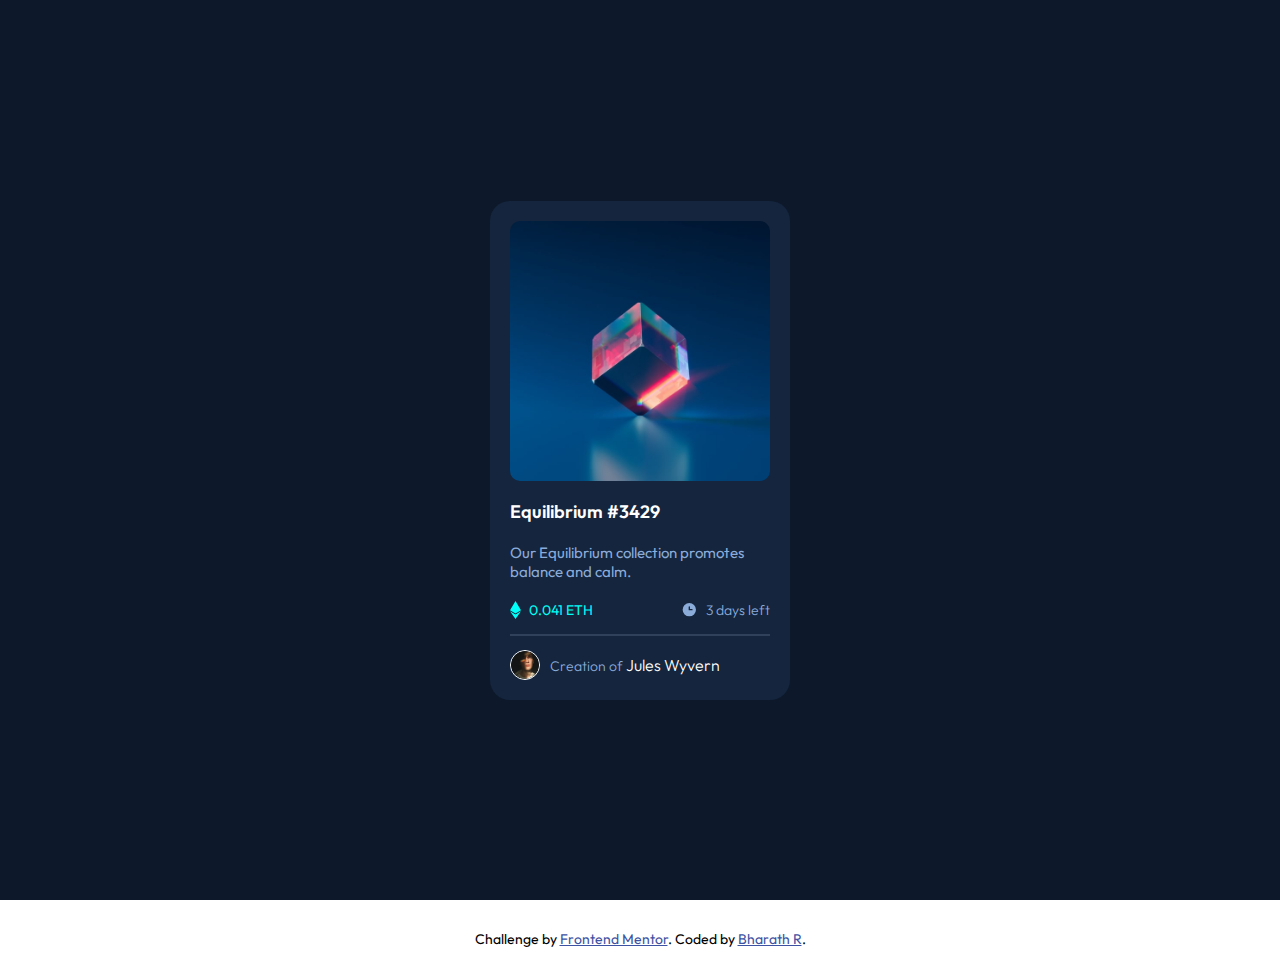
<file: nft-preview-card-component-main/index.html>
<!DOCTYPE html>
<html lang="en">
<head>
  <meta charset="UTF-8">
  <meta name="viewport" content="width=device-width, initial-scale=1.0"> <!-- displays site properly based on user's device -->

  <link rel="icon" type="image/png" sizes="32x32" href="./images/favicon-32x32.png">
  
  <title>Frontend Mentor | NFT preview card component</title>

  <link rel="stylesheet" href="./style.css">
</head>
<body>
 <main class="container">
  <section class="card">
    <div class="img-icon-container">
      <img src="./images/image-equilibrium.jpg" alt="Equilibrium">
      <div class="icon">
        <div class='img-bg'></div>
        <svg width="48" height="48" xmlns="http://www.w3.org/2000/svg"><g fill="none" fill-rule="evenodd"><path d="M0 0h48v48H0z"/><path d="M24 9C14 9 5.46 15.22 2 24c3.46 8.78 12 15 22 15 10.01 0 18.54-6.22 22-15-3.46-8.78-11.99-15-22-15Zm0 25c-5.52 0-10-4.48-10-10s4.48-10 10-10 10 4.48 10 10-4.48 10-10 10Zm0-16c-3.31 0-6 2.69-6 6s2.69 6 6 6 6-2.69 6-6-2.69-6-6-6Z" fill="#FFF" fill-rule="nonzero"/></g></svg></div>
    </div>
    <h1> Equilibrium #3429 </h1>
    <p>Our Equilibrium collection promotes balance and calm.</p>
    <div class="eth-clk-container">
      <div class="eth">
        <svg width="11" height="18" xmlns="http://www.w3.org/2000/svg"><path d="M11 10.216 5.5 18 0 10.216l5.5 3.263 5.5-3.262ZM5.5 0l5.496 9.169L5.5 12.43 0 9.17 5.5 0Z" fill="#00FFF8"/></svg>
        <p>0.041 ETH</p>
      </div>
      <div class="clk">
        <svg width="17" height="17" xmlns="http://www.w3.org/2000/svg"><path d="M8.305 2.007a6.667 6.667 0 1 0 0 13.334 6.667 6.667 0 0 0 0-13.334Zm2.667 7.334H8.305a.667.667 0 0 1-.667-.667V6.007a.667.667 0 0 1 1.334 0v2h2a.667.667 0 0 1 0 1.334Z" fill="#8BACD9"/></svg>
        <p>3 days left</p>
      </div>
    </div>
    <hr>
    <div class="avatar-container">
      <img src="./images/image-avatar.png" alt="avatar">
      <p>Creation of <a href="#">Jules Wyvern</a></p>
    </div>
  </section>
 </main>
  
  <div class="attribution">
    Challenge by <a href="https://www.frontendmentor.io?ref=challenge" target="_blank">Frontend Mentor</a>. 
    Coded by <a href="#">Bharath R</a>.
  </div>
</body>
</html>
</file>
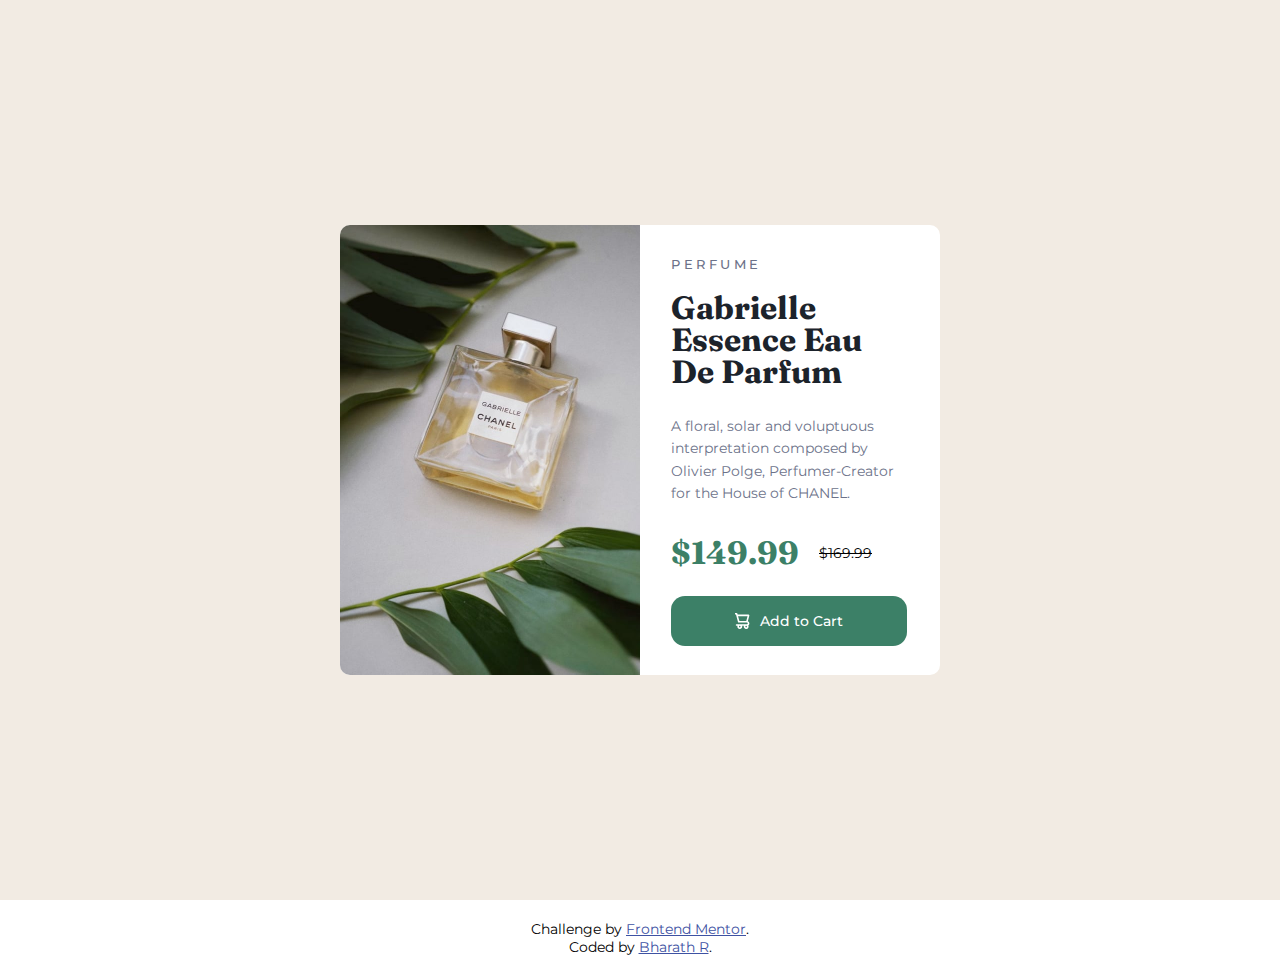
<file: product-preview-card-component-main/index.html>
<!DOCTYPE html>
<html lang="en">
<head>
  <meta charset="UTF-8">
  <meta name="viewport" content="width=device-width, initial-scale=1.0"> <!-- displays site properly based on user's device -->

  <link rel="icon" type="image/png" sizes="32x32" href="./images/favicon-32x32.png">
  
  <title>Frontend Mentor | Product preview card component</title>

  <link rel="stylesheet" href="./styles.css">
</head>
<body>
  <main class="container">
    <section class="image-details-container">
      <article class="image">
        <img  class="img1" src="./images/image-product-desktop.jpg" alt="">
        <img src="./images/image-product-mobile.jpg" alt="" class="img2">
      </article>

      <article class="details">
        
        <p class="product-title">Perfume</p>
        <h1>Gabrielle Essence Eau De Parfum</h1>
        <p class="product-description"> A floral, solar and voluptuous interpretation composed by Olivier Polge, 
          Perfumer-Creator for the House of CHANEL.</p>

        <p><span>$149.99</span> &nbsp;&nbsp;&nbsp;&nbsp;<sup><s>$169.99</s></sup></p>   
        <button class="btn"> 
          <svg width="15" height="16" xmlns="http://www.w3.org/2000/svg"><path d="M14.383 10.388a2.397 2.397 0 0 0-1.518-2.222l1.494-5.593a.8.8 0 0 0-.144-.695.8.8 0 0 0-.631-.28H2.637L2.373.591A.8.8 0 0 0 1.598 0H0v1.598h.983l1.982 7.4a.8.8 0 0 0 .799.59h8.222a.8.8 0 0 1 0 1.599H1.598a.8.8 0 1 0 0 1.598h.943a2.397 2.397 0 1 0 4.507 0h1.885a2.397 2.397 0 1 0 4.331-.376 2.397 2.397 0 0 0 1.12-2.021ZM11.26 7.99H4.395L3.068 3.196h9.477L11.26 7.991Zm-6.465 6.392a.8.8 0 1 1 0-1.598.8.8 0 0 1 0 1.598Zm6.393 0a.8.8 0 1 1 0-1.598.8.8 0 0 1 0 1.598Z" fill="#FFF"/></svg>
          <p>Add to Cart</p>
        </button>
      </article>
    </section>

  </main>

  <div class="attribution">
    <p>Challenge by <a href="https://www.frontendmentor.io?ref=challenge" target="_blank">Frontend Mentor</a>.</p>
    <p>Coded by <a href="https://www.frontendmentor.io/profile/bScripter">Bharath R</a>.</p>
  </div>
</body>
</html>
</file>
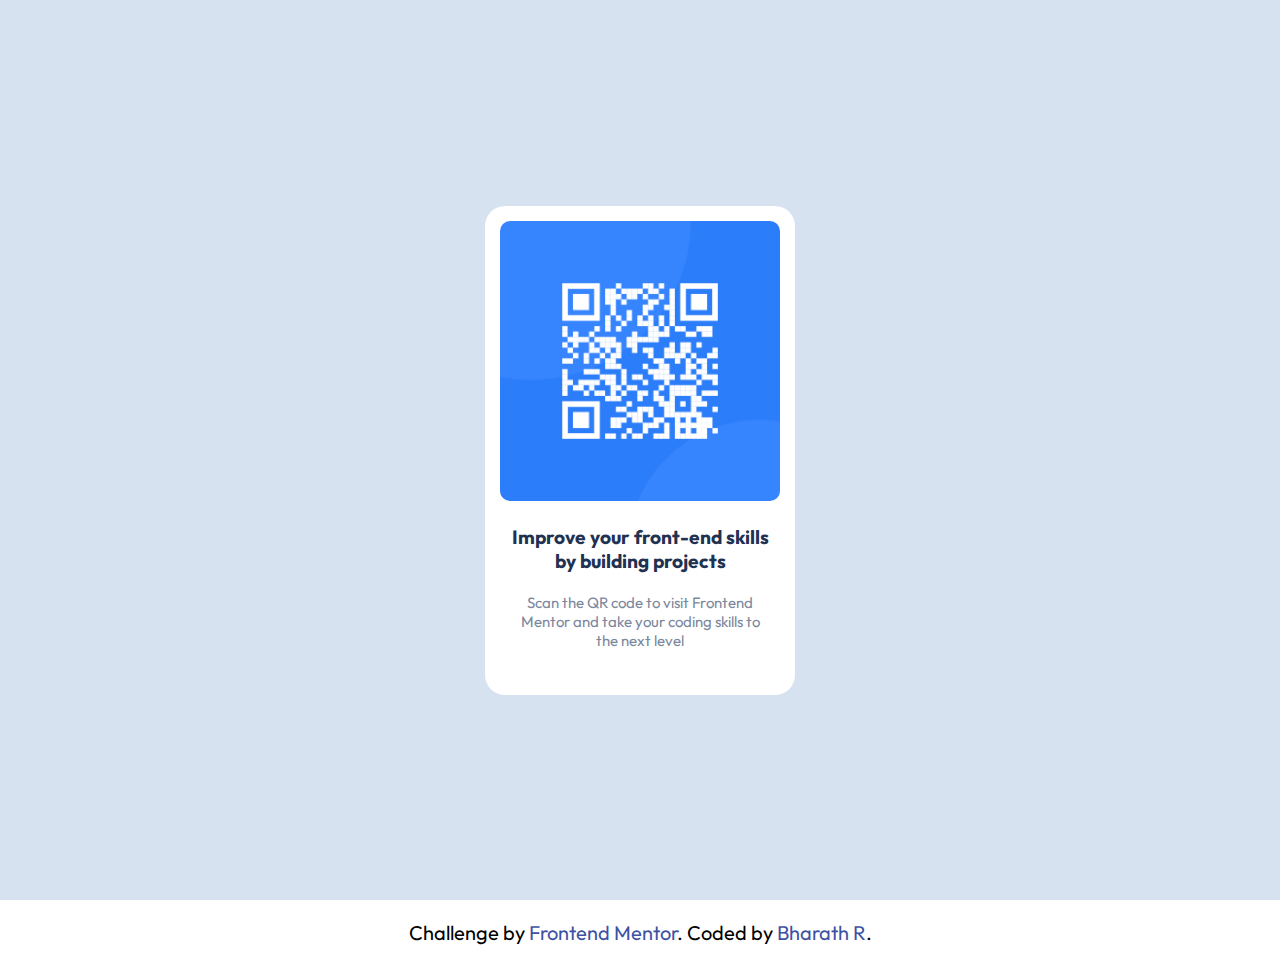
<file: qr-code-component-main/index.html>
<!DOCTYPE html>
<html lang="en">
<head>
  <meta charset="UTF-8">
  <meta name="viewport" content="width=device-width, initial-scale=1.0"> <!-- displays site properly based on user's device -->

  <link rel="icon" type="image/png" sizes="32x32" href="./images/favicon-32x32.png">
  
  <title>Frontend Mentor | QR code component challenge</title>
  <!-- Feel free to remove these styles or customise in your own stylesheet 👍 -->

  <link rel="stylesheet" href="./styles.css">
</head>
<body>
  <div class="container">
    <div class="qr-container">
      <img src="./images/image-qr-code.png" alt="qr code">

      <h1>Improve your front-end skills by building projects</h1>

      <p>Scan the QR code to visit Frontend Mentor and take your coding skills to the next level</p>
  
    </div>
  </div>
  <div class="attribution">
    Challenge by <a href="https://www.frontendmentor.io?ref=challenge" target="_blank">Frontend Mentor</a>. 
    Coded by <a href="#">Bharath R</a>.
  </div>
</body>
</html>
</file>
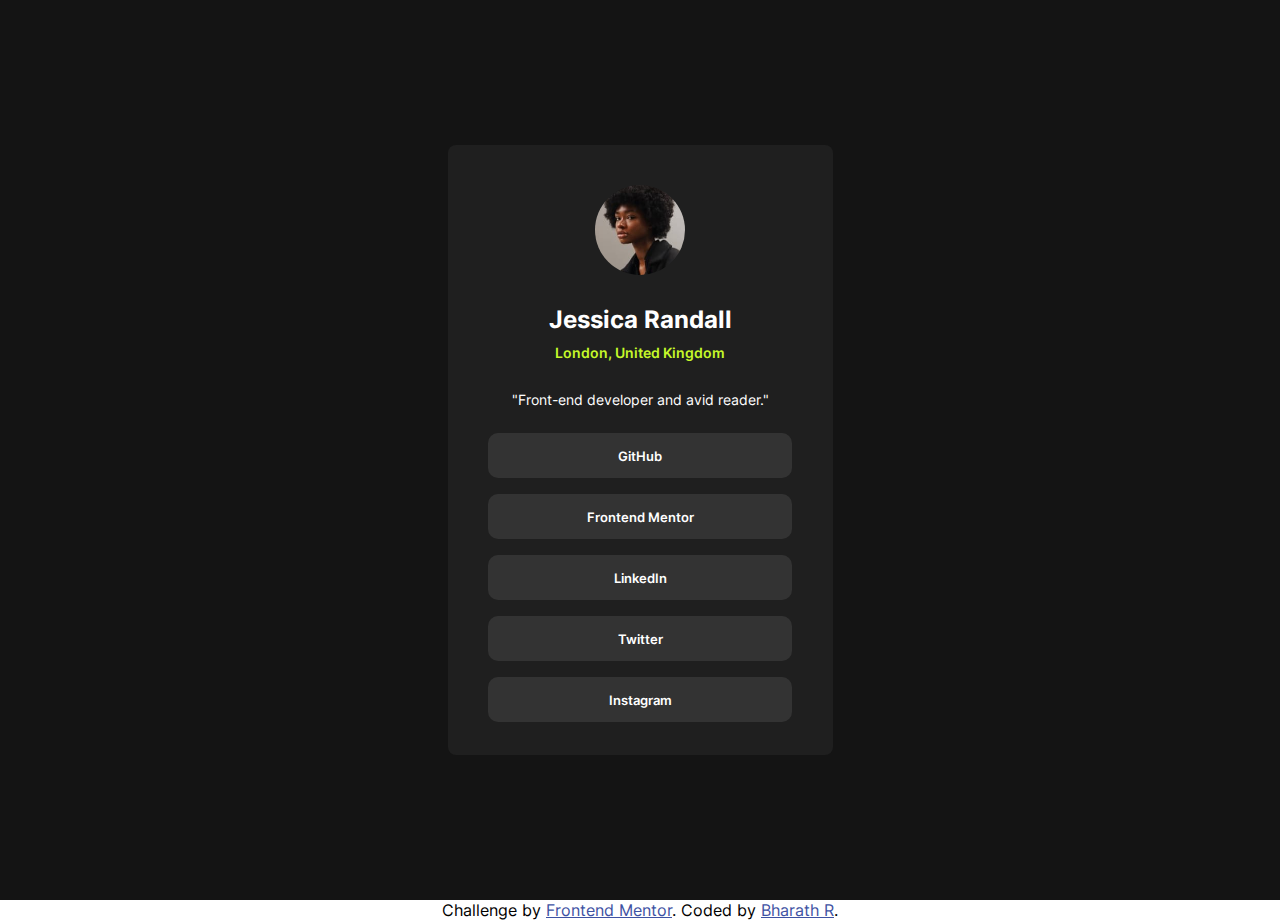
<file: social-links-profile-main/index.html>
<!DOCTYPE html>
<html lang="en">
<head>
  <meta charset="UTF-8">
  <meta name="viewport" content="width=device-width, initial-scale=1.0"> 
  <meta name="author" content="Bharath R">
  <meta name="description" content="A challenge on frontendmentor">

  <link rel="icon" type="image/png" sizes="32x32" href="./assets/images/favicon-32x32.png">
  
  <title>Frontend Mentor | Social links profile</title>

  <link rel="stylesheet" href="./styles.css">
</head>
<body>

  <main class="container">
    <section class="social-links-container">
      <img src="./assets/images/avatar-jessica.jpeg" alt="An image of Jessica Randall" />
      <h1>Jessica Randall</h1>
      <p> London, United Kingdom</p>
      <p>"Front-end developer and avid reader."</p>
      <button class="btn">GitHub</button>
      <button class="btn">Frontend Mentor</button>
      <button class="btn">LinkedIn</button>
      <button class="btn">Twitter</button>
      <button class="btn">Instagram</button>
    </section>
  </main>
  

  
  <div class="attribution">
    <p> Challenge by <a href="https://www.frontendmentor.io?ref=challenge" target="_blank">Frontend Mentor</a>. 
    Coded by <a href="https://www.frontendmentor.io/profile/bScripter">Bharath R</a>.</p>
  </div>
</body>
</html>
</file>
<file: nft-preview-card-component-main/style.css>
@import url('https://fonts.googleapis.com/css2?family=Outfit:wght@100..900&display=swap');

:root{
    --white: hsl(0, 0%, 100%);
    --very-dark-blue: hsl(217, 54%, 11%);
    --dark-blue:hsl(216, 50%, 16%);
    --soft-blue:hsl(215, 51%, 70%);
    --cyan:hsl(178, 100%, 50%);
}

*{
    margin: 0;
    padding:0;
    font-family: "outfit",serif;
    box-sizing: border-box;
}

.container{
    display:flex;
    align-items:center;
    justify-content:center;
    min-height:100vh;
    background-color:var(--very-dark-blue);
}

.card img{
    height:260px;
    border-radius:10px;
}

.card{
    width:300px;
    background-color: var(--dark-blue);
    border-radius: 20px;
    padding: 20px;
}

.img-icon-container{
    position:relative;
}

.icon{
    display:none;
}

.img-bg{
    position:absolute;
    height:260px;
    width:260px;
    border-radius:10px;
    background-color:var(--cyan);
    top: 50%;
    left: 50%;
    transform: translate(-50%, -50%);
    opacity:20%;
}


.img-icon-container .icon svg{
    position: absolute;
    top: 50%;
    left: 50%;
    transform: translate(-50%, -50%);
    z-index: 2;
    
}

.card h1{
    color:var(--white);
    font-weight:600;
    padding: 15px 0px;
    font-size: 18px;
}

.card > p{
    color:var(--soft-blue);
    font-weight:400;
    font-size:15px;
    padding: 5px 0px 20px 0px;
}


hr{
    border:.25px solid hsl(215, 32%, 27%);
    margin-top:15px;

}

.eth-clk-container{
    display: flex;
    justify-content:space-between;
    
}

.eth,.clk{
    display:flex;
    align-items:center;
    gap:8px;
    font-size:14px;
}

.eth > p{
    color:var(--cyan);
    font-weight: 400;
}

.clk > p{
    color:var(--soft-blue);
    font-weight: 300;
}

.avatar-container{
    display:flex;
    align-items:center;
    gap:10px;
    margin-top:10px ;
    padding-top:4px;

}

.avatar-container > img{
    height:30px;
    border:1px solid white;
    border-radius: 50%;
}

.avatar-container > p{
    color:var(--soft-blue);
    font-weight:300;
    font-size:14px;
}

.avatar-container a{
    text-decoration:none;
    color:var(--white);
    font-size:16px;
}

.card > h1:hover{
    color:var(--cyan);
    cursor:pointer;
}

.img-icon-container img:hover + .icon, .icon:hover{
    display:block;
    cursor:pointer;
    transition: ease-in-out 0.3s;
}

.avatar-container p > a:hover{
    color:var(--cyan);
    cursor:pointer;
}

.attribution { font-size: 14px; text-align: center;padding:30px; }
.attribution a { color: hsl(228, 45%, 44%); }
</file>
<file: product-preview-card-component-main/styles.css>
@import url('https://fonts.googleapis.com/css2?family=Fraunces:ital,opsz,wght@0,9..144,100..900;1,9..144,100..900&family=Montserrat:ital,wght@0,100..900;1,100..900&display=swap');

:root{
    --dark-cyan: hsl(158, 36%, 37%);
    --cream: hsl(30, 38%, 92%);
    --very-dark-blue: hsl(212, 21%, 14%);
    --dark-grayish-blue: hsl(228, 12%, 48%);
    --white: hsl(0, 0%, 100%);
    --montserrat : "Montserrat", sans-serif;
    --fraunces: "Fraunces", serif;
}

*{
    margin:0;
    padding:0;
    box-sizing:border-box;
}

.container{
    display: flex;
    align-items:center;
    justify-content:center;
    min-height:100vh;
    background:var(--cream);
}

.image-details-container{
    display:flex;
    background:var(--white);
    border-radius:10px;
    width:600px;
    height:450px;
}

.image .img2{
    display:none;
}

.image img{
    height:450px;
    border-top-left-radius: 10px;
    border-bottom-left-radius: 10px;
    width:300px;
    object-fit:cover;
}

.details{
    width:300px;
    padding: 31px;
    font-family:var(--montserrat);
    font-size:14px;
}

.product-title{
    text-transform:uppercase;
    letter-spacing: 3.5px;
    font-weight:500;
    color:var(--dark-grayish-blue);
    font-size: 13px;
}

.details h1{
    font-family:var(--fraunces);
    padding:20px 0px 27px 0px;
    font-size:2rem;
    line-height: 1;
    color:var(--very-dark-blue);
}

.product-description{
    line-height:1.6;
    color:var(--dark-grayish-blue);
    font-weight: 400;
    padding-bottom:28px;

}

span {
    font-size: 2rem;
    font-weight: 700;
    font-family: fraunces;
    color:var(--dark-cyan)
}

sup{
    font-size:14px;
    vertical-align: super;
}

.btn{
    outline:0;
    border:0;
    background:var(--dark-cyan);
    color:var(--white);
    padding: 16px;
    border-radius: 14px;
    display: flex;
    justify-content: center;
    align-items: center;
    margin-top:24px;
    width: 236px;
    font-family: var(--montserrat);
    font-weight:500;
    gap: 10px;
    font-size: 14px;
}

.btn:hover{
    background-color:#1a4031;
    cursor:pointer;
}



@media screen and (max-width:380px) {
    
    .image > .img1{
        display: none;
    }

    .image > .img2{
        display:block;
        margin:auto;
        width:341px;
        height: 241px;
        border-top-right-radius: 10px;
        border-top-left-radius: 10px;
    
    }

    .image-details-container{
        width:341px;
        height:610px;
        display: block;
        
    }
    
    .details{
        padding:0;
        margin:0;
    }

    .details .product-title{
        padding-top: 22px;
        padding-left:24px;
        font-size: 13px;
    }

    .details h1{
        padding: 13px 0px 0px 23px;
    }

    .details .product-description{
        padding-left: 23px;
        padding-top:15px;
        font-size: 13.5px;
    }

    span{
        padding-left: 24px;   
    }

    .btn{
        padding-left:24px;
        padding-right:24px;
        margin: 15px 0px 0px 24px;
        width:247px;
        box-sizing: content-box;
    }

    

    
}


.attribution{ 
    font-size: 14px; 
    font-family: var(--montserrat);
    text-align: center; 
    padding: 20px;
}
.attribution a {
    color: hsl(228, 45%, 44%); 
}
</file>
<file: qr-code-component-main/styles.css>
@import url('https://fonts.googleapis.com/css2?family=Outfit:wght@100..900&display=swap');

*{
    margin: 0;
    padding:0;
    font-family: "Outfit", serif;
}

:root{
    --White: hsl(0, 0%, 100%);
    --Light-gray: hsl(212, 45%, 89%);
    --Grayish-blue: hsl(220, 15%, 55%);
    --Dark-blue: hsl(218, 44%, 22%);
}

.container{
    display:flex;
    justify-content:center;
    align-items:center;
    height:100vh;
    width:100%;
    background-color:var(--Light-gray);
}

.qr-container{
    width:280px;
    background-color:var(--White);
    padding:15px;
    border-radius:20px;
    text-align:center;

}

.qr-container h1{
    font-weight:700;
    color:var(--Dark-blue);
    font-size:1.2rem;
    padding:20px 10px;
}

.qr-container p{
    font-size: 15px;
    padding: 0px 20px 30px 20px;
    color: var(--Grayish-blue);
    font-weight: 400;

}
.qr-container img{
    height:280px;
    border-radius:10px;
}

.attribution { font-size: 20px; text-align: center;padding:20px }
.attribution a { color: hsl(228, 45%, 44%);text-decoration:none;}
.attribution a:visited{color:hsl(228, 45%, 44%)}


@media screen and (max-width:375px) {
    .qr-container{
        width:250px
    }

    .qr-container img{
        width:240px;
        height:240px;
    }

    .qr-container h1{
        font-size: 17px;
        padding:20px
    }

    .qr-container p{
        font-size: 12px;
        padding:0px 20px 30px 20px;
    }
    
    .attribution{
        font-size:12px;
    }
}
</file>
<file: social-links-profile-main/styles.css>
@font-face {
    font-family: Inter;
    src: url(assets/fonts/Inter-VariableFont_slnt\,wght.ttf);
  }


*{
    margin:0;
    padding:0;
    font-family: "Inter", serif;
    box-sizing: border-box;
}

:root{
    
    --white: hsl(0, 0%, 100%);
    --grey: hsl(0, 0%, 20%);
    --dark-grey: hsl(0, 0%, 12%);
    --Off-black: hsl(0, 0%, 8%);
    --green: hsl(75, 94%, 57%);
}


.container{
    display:flex;
    align-items: center;
    justify-content:center;
    min-height:100vh;
    background-color: var(--Off-black);
   
}

.social-links-container{
    height:610px;
    width: 385px;
    display: flex;
    flex-direction: column;
    align-items: center;
    background-color:var(--dark-grey);
    border-radius: 8px;
}

.social-links-container img{
    height:90px;
    width:90px;
    border-radius:50%;
    margin-top:40px;
    margin-bottom:30px;
}

.social-links-container > h1{
    font-size: 24px;
    margin-bottom: 10px;
    color:var(--white);
    font-weight:700;
}

.social-links-container > h1 + p{
    color:var(--green);
    font-size:14px;
    margin-bottom: 30px;
    font-weight: 600;
}

.social-links-container > h1 + p + p{
    color:white;
    font-size:14px;
    margin-bottom: 25px;
    font-weight: 400;
}

.btn{
    outline: none;
    background-color: var(--grey);
    border:none;
    width:304px;
    height: 45px;
    border-radius:10px;
    margin-bottom: 16px;
    color: white;
    font-weight: 600;
}

.btn:hover{
    background-color: var(--green);
    color:var(--Off-black);
    cursor:pointer;
    font-weight: 600;
}


.attribution { font-size: 16px; text-align: center; }
.attribution a { color: hsl(228, 45%, 44%); }


@media screen and (max-width:380px) {
    .social-links-container{
        width:327px;
        height: 579px;
    }

    .social-links-container img{
        margin-top:20px;
        margin-bottom: 26px;
    }

    .btn{
        width:279px;
    }
}
</file>
